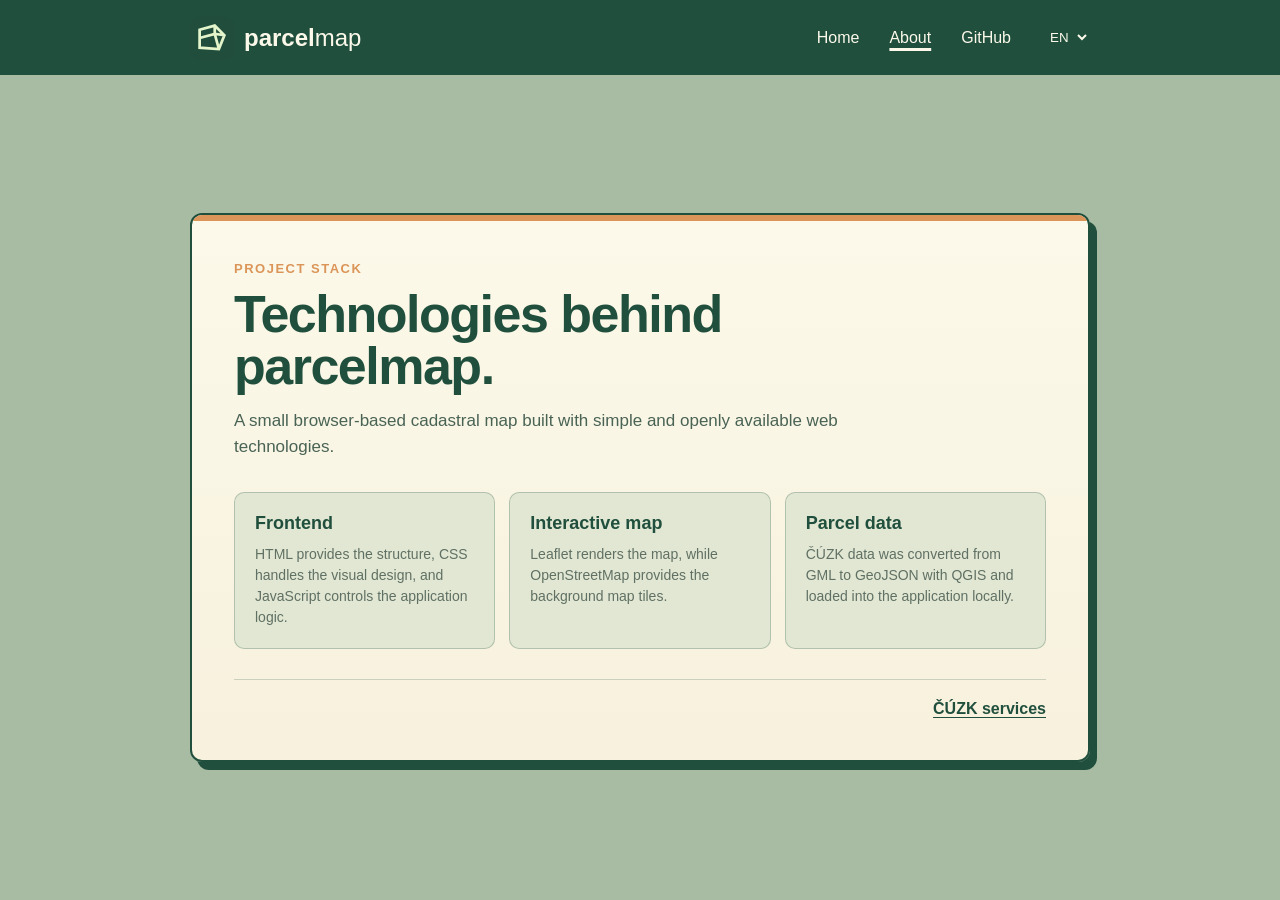
<file: about.html>
<!doctype html>
<html lang="en">
  <head>
    <meta charset="UTF-8" />
    <title>parcelmap</title>
    <link rel="icon" type="image/svg+xml" href="images/favicon.svg" />
    <link rel="stylesheet" href="styles/style.css" />
  </head>
  <body>
    <header>
      <div class="container logoAndNav">
        <div class="brand">
          <img class="brandLogo" src="images/favicon.svg" alt="parcelmap logo" />
          <p class="brandName">
            <b>parcel</b><span>map</span>
          </p>
        </div>
        <nav>
          <ul>
            <li>
              <a href="index.html" data-i18n="home"></a>
            </li>
            <li>
              <a href="about.html" class="activePage" data-i18n="about"></a>
            </li>
            <li>
              <a href="https://github.com/potuzhnyj">GitHub</a>
            </li>
            <li>
              <select id="languageSelect">
                <option value="en">EN</option>
                <option value="cs">CZ</option>
              </select>
            </li>
          </ul>
        </nav>
      </div>
    </header>
    <main class="aboutMain">
      <div class="container aboutCard">
        <p class="aboutEyebrow" data-i18n="aboutEyebrow"></p>
        <h1 data-i18n="aboutTitle"></h1>
        <p class="aboutLead" data-i18n="aboutIntro"></p>

        <div class="aboutGrid">
          <article class="aboutItem">
            <h2 data-i18n="aboutMapTitle"></h2>
            <p data-i18n="aboutMapText"></p>
          </article>

          <article class="aboutItem">
            <h2 data-i18n="aboutDataTitle"></h2>
            <p data-i18n="aboutDataText"></p>
          </article>

          <article class="aboutItem">
            <h2 data-i18n="aboutTechTitle"></h2>
            <p data-i18n="aboutTechText"></p>
          </article>
        </div>

        <div class="aboutSource">
          <p class="aboutSourceLabel" data-i18n="aboutSourceLabel"></p>
          <a
            href="https://services.cuzk.cz/"
            target="_blank"
            rel="noopener noreferrer"
            data-i18n="aboutSourceLink"
          ></a>
        </div>
      </div>
    </main>
    <div class="mobileWarning">
      <div class="rotateIcon">↻</div>
      <p data-i18n="mobileWarningP1"></p>
      <span data-i18n="mobileWarningP2"></span>
    </div>
    <script src="scripts/lang.js"></script>
  </body>
</html>
</file>
<file: styles/style.css>
:root {
  --forest: #204f3d;
  --forest-dark: #0b2a1e;
  --sage: #a8bba3;
  --cream: #fcf9ea;
  --cream-dark: #f7f1dd;
  --sage-light: #e1e7d2;
  --orange: #db9558;
  --muted: #607064;
}

*,
*::before,
*::after {
  box-sizing: border-box;
  margin: 0;
  padding: 0;
}

html,
body {
  min-height: 100%;
}

body {
  background: var(--sage);
  color: var(--forest-dark);
  font-family: Arial, sans-serif;
}

a {
  color: inherit;
  text-decoration: none;
}

button,
select,
nav a {
  cursor: pointer;
}

.container {
  width: calc(100% - 40px);
  max-width: 900px;
  margin: 0 auto;
}

header {
  background: var(--forest);
}

.logoAndNav {
  display: flex;
  align-items: center;
  justify-content: space-between;
  min-height: 75px;
  padding: 10px 0;
}

.brand {
  display: flex;
  align-items: center;
  gap: 10px;
}

.brandLogo {
  width: 44px;
  height: 44px;
}

.brandName {
  color: var(--cream);
  font-size: 24px;
}

.brandName span {
  font-weight: 300;
}

nav ul {
  display: flex;
  align-items: center;
  gap: 30px;
  list-style: none;
}

nav a {
  color: var(--cream);
}

nav a.activePage {
  text-decoration: underline;
  text-decoration-thickness: 3px;
  text-underline-offset: 5px;
}

#languageSelect {
  padding: 5px;
  border: 0;
  background: transparent;
  color: var(--cream);
  cursor: pointer;
}

main {
  display: flex;
  min-height: calc(100vh - 75px);
  align-items: center;
  justify-content: center;
  padding: 24px 0;
}

.information {
  display: flex;
  width: 100%;
  height: min(600px, calc(100vh - 123px));
  overflow: hidden;
  border: 2px solid var(--forest);
  border-radius: 12px;
  box-shadow: 7px 8px 0 var(--forest);
}

.parcelMapSide {
  flex: 1 1 auto;
  min-width: 0;
  border-right: 2px solid var(--forest);
}

#map {
  width: 100%;
  height: 100%;
}

.parcelInfoSide {
  position: relative;
  flex: 0 0 320px;
  max-width: 320px;
  overflow-y: auto;
  padding: 30px;
  background: linear-gradient(180deg, var(--cream) 0%, var(--cream-dark) 100%);
}

.parcelInfoSide::before,
.aboutCard::before {
  position: absolute;
  top: 0;
  right: 0;
  left: 0;
  height: 6px;
  background: var(--orange);
  content: "";
}

.panelBrand {
  margin-bottom: 10px;
  color: var(--forest);
  font-size: 28px;
  letter-spacing: -0.5px;
}

.panelBrand span {
  font-weight: 300;
}

.panelDescription {
  max-width: 290px;
  margin-bottom: 18px;
  color: var(--muted);
  font-size: 15px;
  line-height: 1.45;
}

.parcelInfoSide hr {
  height: 1px;
  margin-bottom: 24px;
  border: 0;
  background: var(--forest);
  opacity: 0.2;
}

.parcelInfo {
  display: flex;
  flex-direction: column;
  gap: 7px;
}

.selectedLabel {
  align-self: flex-start;
  margin-bottom: 4px;
  padding: 6px 10px;
  border-radius: 999px;
  background: #db955826;
  color: #b66f36;
  font-size: 12px;
  font-weight: bold;
  letter-spacing: 0.8px;
}

.hidden {
  display: none !important;
}

.emptyState {
  display: flex;
  min-height: 260px;
  flex-direction: column;
  align-items: center;
  justify-content: center;
  padding: 30px 15px;
  color: var(--muted);
  text-align: center;
}

.emptyIcon {
  margin-bottom: 16px;
  color: var(--orange);
  font-size: 48px;
}

.emptyState p {
  margin-bottom: 8px;
  color: var(--forest);
  font-size: 18px;
  font-weight: bold;
}

.emptyState span {
  font-size: 14px;
  line-height: 1.4;
}

#parcelDetails {
  display: flex;
  flex-direction: column;
  gap: 7px;
}

#parcelDetails.hidden {
  display: none !important;
}

#parcelNumber {
  margin-bottom: 12px;
  color: var(--forest);
  font-size: 32px;
  line-height: 1;
}

.parcelSize {
  display: flex;
  min-height: 110px;
  flex-direction: column;
  justify-content: center;
  gap: 5px;
  margin: 4px 0 20px;
  padding: 16px 18px;
  border: 1px solid #204f3d45;
  border-radius: 12px;
  background: var(--sage-light);
  box-shadow: 0 5px 14px #204f3d14;
}

.parcelSize p:first-child,
.parcelInfo [data-i18n="referenceNumber"],
.parcelInfo [data-i18n="dataSource"] {
  color: var(--muted);
  font-size: 13px;
}

.parcelInfo [data-i18n="dataSource"] {
  margin-top: 10px;
}

#parcelArea {
  color: var(--forest);
  font-size: 29px;
}

#cadastralReference,
#parcelDetails > p.bold {
  color: var(--forest);
  font-size: 15px;
}

#importantButton {
  width: 100%;
  margin-top: 20px;
  padding: 13px 0;
  border: 0;
  border-radius: 9px;
  background: var(--forest);
  color: var(--cream);
  font-weight: bold;
  transition:
    transform 0.2s ease,
    box-shadow 0.2s ease;
}

#importantButton:hover {
  box-shadow: 0 5px 12px #204f3d35;
  transform: translateY(-2px);
}

.aboutMain {
  min-height: calc(100vh - 75px);
}

.aboutCard {
  position: relative;
  overflow: hidden;
  padding: 42px;
  border: 2px solid var(--forest);
  border-radius: 12px;
  background: linear-gradient(180deg, var(--cream) 0%, var(--cream-dark) 100%);
  box-shadow: 7px 8px 0 var(--forest);
}

.aboutEyebrow {
  margin-bottom: 12px;
  padding-top: 4px;
  color: var(--orange);
  font-size: 13px;
  font-weight: bold;
  letter-spacing: 1.5px;
}

.aboutCard h1 {
  max-width: 560px;
  margin-bottom: 16px;
  color: var(--forest);
  font-size: clamp(32px, 5vw, 52px);
  line-height: 1;
  letter-spacing: -1.5px;
}

.aboutLead {
  max-width: 620px;
  margin-bottom: 32px;
  color: #496355;
  font-size: 17px;
  line-height: 1.55;
}

.aboutGrid {
  display: grid;
  grid-template-columns: repeat(3, 1fr);
  gap: 14px;
  margin-bottom: 30px;
}

.aboutItem {
  min-height: 150px;
  padding: 20px;
  border: 1px solid #204f3d40;
  border-radius: 10px;
  background: var(--sage-light);
}

.aboutItem h2 {
  margin-bottom: 10px;
  color: var(--forest);
  font-size: 18px;
}

.aboutItem p {
  color: var(--muted);
  font-size: 14px;
  line-height: 1.5;
}

.aboutSource {
  display: flex;
  align-items: center;
  justify-content: space-between;
  gap: 20px;
  padding-top: 20px;
  border-top: 1px solid #204f3d35;
}

.aboutSourceLabel {
  color: var(--muted);
  font-size: 13px;
}

.aboutSource a {
  color: var(--forest);
  font-weight: bold;
  text-decoration: underline;
  text-underline-offset: 3px;
}

.mobileWarning {
  display: none;
}

@media (max-width: 800px), (orientation: portrait) {
  .mobileWarning {
    position: fixed;
    inset: 0;
    z-index: 9999;
    display: flex;
    flex-direction: column;
    align-items: center;
    justify-content: center;
    background: var(--forest);
    color: var(--cream);
    text-align: center;
  }

  .rotateIcon {
    margin-bottom: 15px;
    font-size: 60px;
  }

  .mobileWarning p {
    font-size: 20px;
    font-weight: bold;
  }
}
</file>
